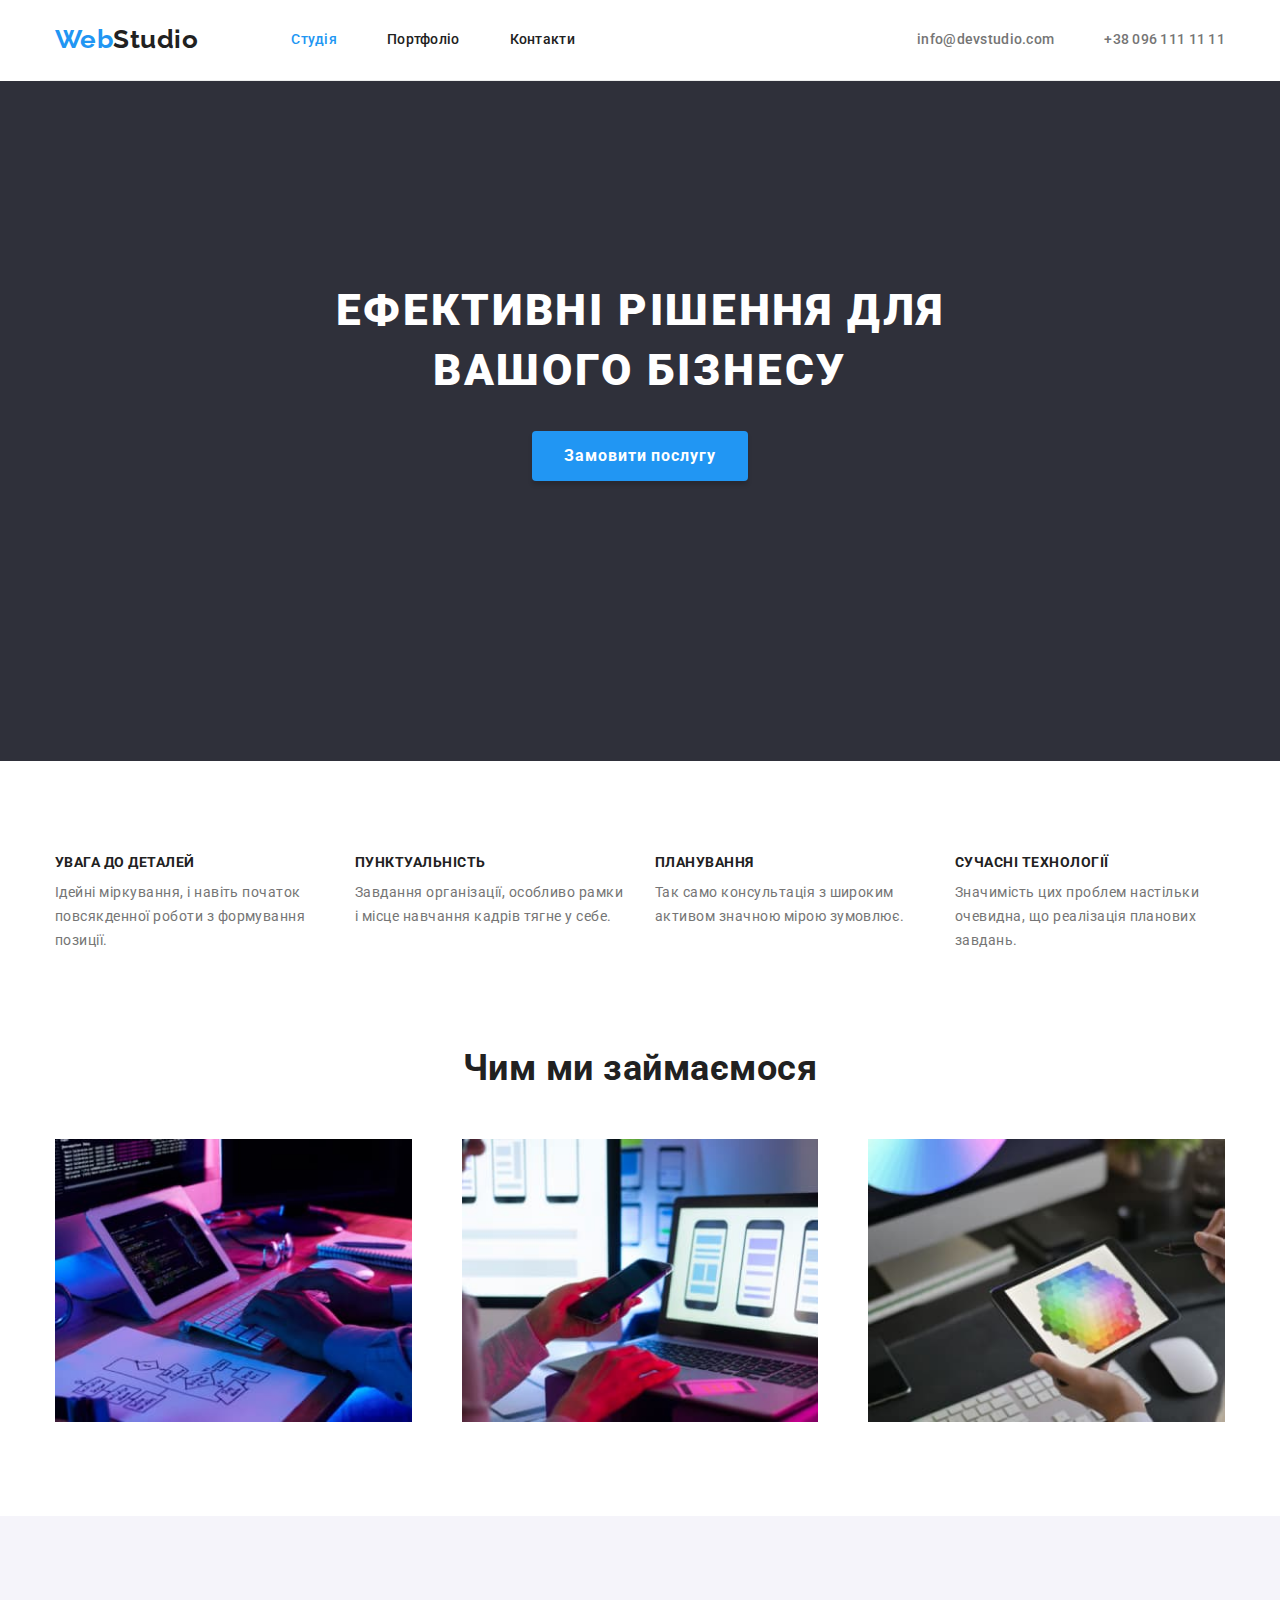
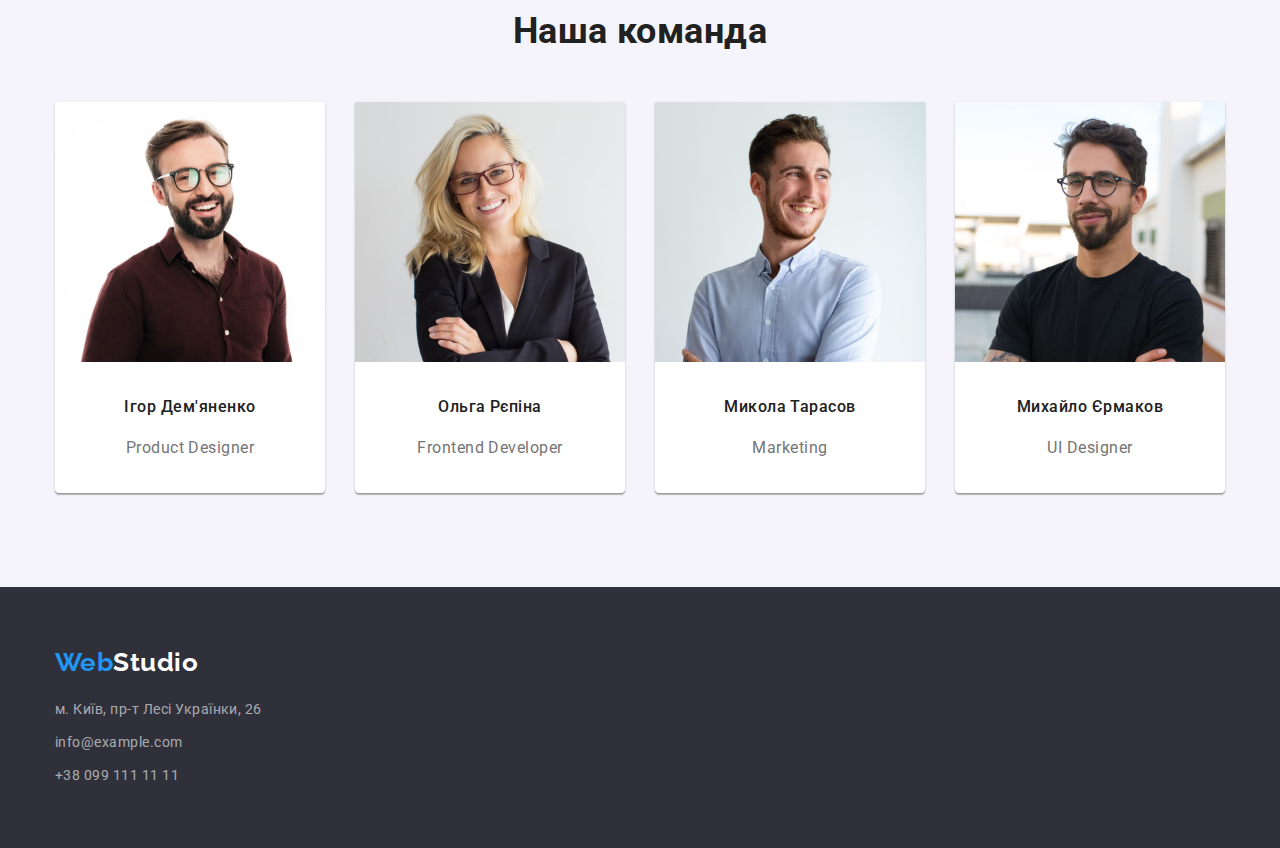
<file: index.html>
<!DOCTYPE html>
<html lang="uk">
<head>
    <meta charset="UTF-8">
    <meta http-equiv="X-UA-Compatible" content="IE=edge">
    <meta name="viewport" content="width=device-width, initial-scale=1.0">
    <title>Web-studio (Version 2.1)</title>
    <link rel="preconnect" href="https://fonts.googleapis.com">
    <link rel="preconnect" href="https://fonts.gstatic.com" crossorigin>
    <link href="https://fonts.googleapis.com/css2?family=Raleway:wght@700&family=Roboto:wght@400;500;700;900&display=swap" rel="stylesheet">
    <link rel="stylesheet" href="https://cdn.jsdelivr.net/npm/modern-normalize@1.1.0/modern-normalize.min.css">
    <link rel="stylesheet" href="./css/styles.css">
</head>
<body>
    <header>
        <div class="container main-nav">
            <nav class="page-nav">
            <a href="./index.html" class="logo-link logo-header" lang="en">
                <span class="logo-span">Web</span>Studio
            </a>
            <ul class="site-nav list">
                <li class="list-link"> <a href="./index.html" class="link current">Студія</a> </li>
                <li class="list-link"> <a href="./portfolio.html" class="link">Портфоліо</a> </li>
                <li class="list-link"> <a href="#" class="link">Контакти</a> </li>
            </ul>
            </nav>
            <ul class="site-nav list">
                <li class="list-link"><a href="mailo:info@devstudio.com" class="link list-nav">info@devstudio.com</a></li>
                <li class="list-link"><a href="tel:+380961111111" class="link list-nav"> +38 096 111 11 11</a></li>
            </ul>
        </div>
     
    </header>
    <main>
        <section class="hero">
        <div class="container">    
            <h1 class="title">Ефективні рішення для вашого бізнесу</h1>
            <button type="button" class="title-button">Замовити послугу</button>
        </div>    
        </section>
        <!-- Особливості (заголовок відсутній на макеті,схований в css -селектор .visually-hidden) -->
        <section class="section">
            <div class="container">
            <h2 class="section-title visually-hidden">Особливості</h2>
            <ul class="list list-do">
                <li class="list-feature"> 
                    <h3 class="list-title">Увага до деталей</h3>
                    <p class="list-text">
                        Ідейні міркування, і навіть початок повсякденної роботи з формування позиції.
                    </p>
                </li>
                <li class="list-feature">
                    <h3 class="list-title">Пунктуальність</h3>
                    <p class="list-text">
                        Завдання організації, особливо рамки і місце навчання кадрів тягне у себе.
                    </p>
                </li>
                <li class="list-feature">
                    <h3 class="list-title">Планування</h3>
                    <p class="list-text">
                        Так само консультація з широким активом значною мірою зумовлює.
                    </p>
                </li>
                <li class="list-feature">
                    <h3 class="list-title">Сучасні технології</h3>
                    <p class="list-text">
                        Значимість цих проблем настільки очевидна, що реалізація планових завдань.
                    </p>
                </li>
            </ul>
            </div>
        </section>
        <!-- Чим займаємося -->
        <section class="section section-do">
            <div class="container">
            <h2 class="section-title">Чим ми займаємося</h2>
            <ul class="list list-do">
                <li class="list-photo">
                    <img src="./images/imgbox1.jpg" alt="компьютер з кодом на єкрані" width="370">
                </li>
                <li class="list-photo">
                    <img src="./images/box2.jpg" alt="телефон і ноутбук" width="370">
                </li>
                <li class="list-photo">
                    <img src="./images/box3.jpg" alt="планшет" width="370">
                </li>
            </ul>
            </div>
        </section>
        <!-- Наша команда -->
        <section class="section section-team">
            <div class="container">
            <h2 class="section-title">Наша команда</h2>
            <ul class="list list-do">
                <li class="list-team">
                        <img src="./images/demjanenko.jpg" alt="Фото дизайнера продукту" width="270">
                        <div class="list-name">
                            <h3 class="list-title-team">Ігор Дем'яненко</h3>
                             <p class="list-text-team" lang="en">Product Designer</p>
                        </div>
                </li>
                <li class="list-team">
                        <img src="./images/repina.jpg" alt="Фото фронтенд розробника" width="270">
                        <div class="list-name">
                            <h3 class="list-title-team">Ольга Рєпіна</h3>
                            <p class="list-text-team" lang="en">Frontend Developer</p>
                        </div>
                </li>
                <li class="list-team">
                        <img src="./images/tarasov.jpg" alt="Фото маркетолога" width="270">
                        <div class="list-name">
                            <h3 class="list-title-team">Микола Тарасов</h3>
                            <p class="list-text-team" lang="en">Marketing</p>
                        </div>
                </li>
                <li class="list-team">
                        <img src="./images/ermakov.jpg" alt="Фото дизайнера УІ" width="270">
                        <div class="list-name">
                            <h3 class="list-title-team">Михайло Єрмаков</h3>
                            <p class="list-text-team" lang="en">UI Designer</p>
                        </div>
                </li>
            </ul>
            </div>
        </section>
    </main>
    <footer class="footer">
        <div class="container">
        <a href="./index.html" class="logo-link logo-footer" lang="en">
            <span class="logo-text"><span class="logo-span">Web</span>Studio</span>
        </a>
        <address>
            <ul class="list">
                <li class="list-link-footer">
                    <a href="https://goo.gl/maps/eBPXnMXbjHiN4jMv5" target="_blank" rel="noopener noreferrer nofollow" class="link-address mail-address">
                    м. Київ, пр-т Лесі Українки, 26</a>
                    
                </li>
                <li class="list-link-footer">
                    <a href="mailto:info@example.com" class="link-address link-address-active">info@example.com</a> 
                </li>
                <li class="list-link-footer">
                    <a href="tel:+380991111111" class="link-address link-address-active">+38 099 111 11 11</a>
                </li>
            </ul>                                                    
        </address>
        </div>
    </footer>
</body>
</html>
</file>
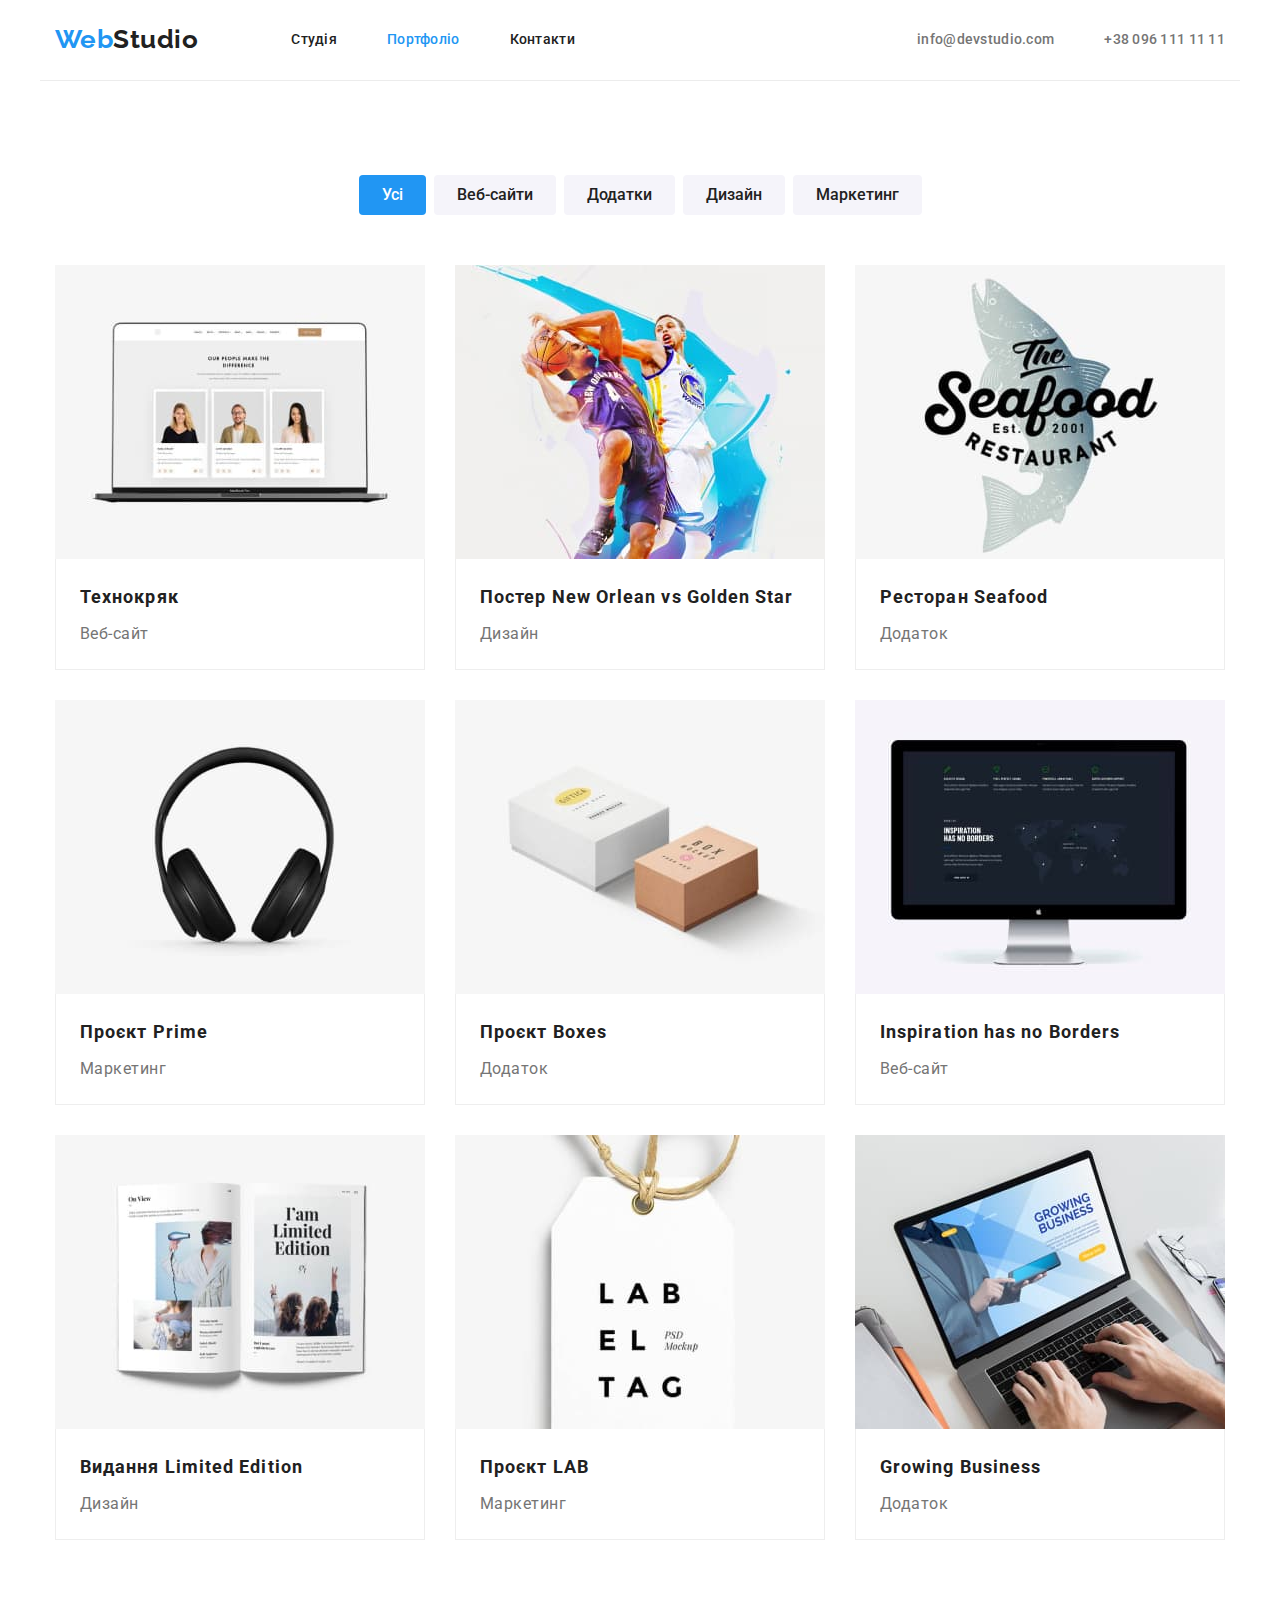
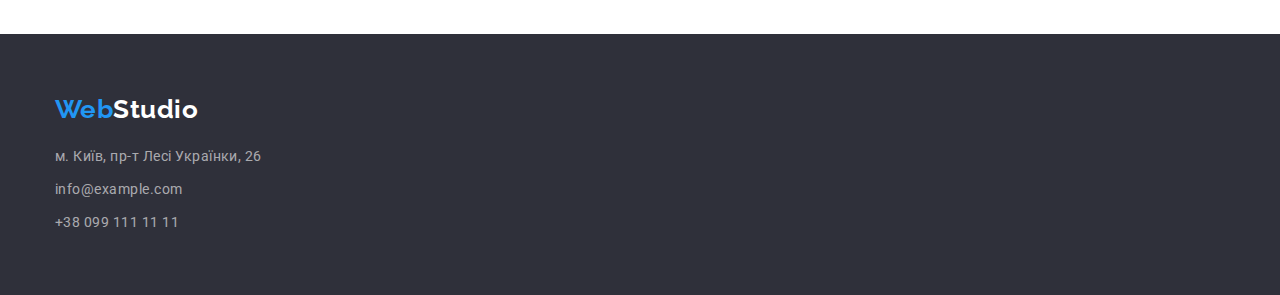
<file: portfolio.html>
<!DOCTYPE html>
<html lang="uk">
<head>
    <meta charset="UTF-8">
    <meta http-equiv="X-UA-Compatible" content="IE=edge">
    <meta name="viewport" content="width=device-width, initial-scale=1.0">
    <title>Portfolio</title>
    <link rel="preconnect" href="https://fonts.googleapis.com">
    <link rel="preconnect" href="https://fonts.gstatic.com" crossorigin>
    <link href="https://fonts.googleapis.com/css2?family=Raleway:wght@700&family=Roboto:wght@400;500;700;900&display=swap" rel="stylesheet">
    <link rel="stylesheet" href="https://cdn.jsdelivr.net/npm/modern-normalize@1.1.0/modern-normalize.min.css">
    <link rel="stylesheet" href="./css/styles.css">
</head>
<body>
    <header>
        <div class="container main-nav">
        <nav class="page-nav">
            <a href="./index.html" class="logo-link logo-header" lang="en">
                <span class="logo-span">Web</span>Studio
            </a>
            <ul class="site-nav list">
                <li class="list-link"> <a href="./index.html" class="link">Студія</a> </li>
                <li class="list-link"> <a href="#" class="link current">Портфоліо</a> </li>
                <li class="list-link"> <a href="#" class="link">Контакти</a> </li>
            </ul>
        </nav>
        <ul class="site-nav list">
            <li class="list-link"><a href="mailo:info@devstudio.com" class="link list-nav">info@devstudio.com</a></li>
            <li class="list-link"><a href="tel:+380961111111" class="link list-nav"> +38 096 111 11 11</a></li>
        </ul>
        </div>      
    </header>

    <main>
        <section class="section">
            <div class="container">
           <h1 class="visually-hidden">Наші роботи</h1> 
           <ul class="list list-btn">
            <li class="list-btn-filter"><button type="button" class="button primary">Усі</button></li>
            <li class="list-btn-filter"><button type="button" class="button">Веб-сайти</button></li>
            <li class="list-btn-filter"><button type="button" class="button">Додатки</button></li>  
            <li class="list-btn-filter"><button type="button" class="button">Дизайн</button></li>  
            <li class="list-btn-filter"><button type="button" class="button">Маркетинг</button></li>
           </ul>
           <ul class="list case-cards">
            <li class="card">
                    <img src="./images/web1.jpg" alt="фото веб-сайту" width="370">
                    <div class="card-sign">
                        <h2 class="list-works">Технокряк</h2>
                        <p class="list-text-work">Веб-сайт</p>
                    </div>                    
            </li>
              <li class="card">
                    <img src="./images/design1.jpg" alt="постер" width="370">
                    <div class="card-sign">
                        <h2 class="list-works">Постер New Orlean vs Golden Star</h2>
                        <p class="list-text-work">Дизайн</p>
                    </div>
            </li>
              <li class="card">
                    <img src="./images/addition1.jpg" alt="фото додатку ресторану" width="370">
                    <div class="card-sign">
                        <h2 class="list-works">Ресторан Seafood</h2>
                        <p class="list-text-work">Додаток</p>
                    </div>                    
            </li>
              <li class="card">
                    <img src="./images/marketing1.jpg" alt="навушники" width="370">
                    <div class="card-sign">
                        <h2 class="list-works">Проєкт Prime</h2>
                        <p class="list-text-work">Маркетинг</p>
                    </div>                    
            </li>
              <li class="card">
                    <img src="./images/addition2.jpg" alt="фото додатку" width="370">
                    <div class="card-sign">
                        <h2 class="list-works">Проєкт Boxes</h2>
                        <p class="list-text-work">Додаток</p>
                    </div>                    
            </li>
              <li class="card">
                    <img src="./images/web2.jpg" alt="монитор компьютера" width="370">
                    <div class="card-sign">
                        <h2 class="list-works">Inspiration has no Borders</h2>
                        <p class="list-text-work">Веб-сайт</p>
                    </div>                    
            </li>
              <li class="card">
                    <img src="./images/design2.jpg" alt="розгорнута книга" width="370">
                    <div class="card-sign">
                        <h2 class="list-works">Видання Limited Edition</h2>
                        <p class="list-text-work">Дизайн</p>
                    </div>                    
            </li>
              <li class="card">
                    <img src="./images/marketing2.jpg" alt="етикетка" width="370">
                    <div class="card-sign">
                        <h2 class="list-works">Проєкт LAB</h2>
                        <p class="list-text-work">Маркетинг</p>
                    </div>                    
            </li>
              <li class="card">
                    <img src="./images/addition3.jpg" alt="ноутбук" width="370">
                    <div class="card-sign">
                        <h2 class="list-works">Growing Business</h2>
                        <p class="list-text-work">Додаток</p>
                    </div>                    
            </li>
           </ul>
           </div>
        </section>
    </main>
    <footer class="footer">
        <div class="container">
            <a href="./index.html" class="logo-link logo-footer" lang="en">
                <span class="logo-text"><span class="logo-span">Web</span>Studio</span>
            </a>
            <address>
                <ul class="list">
                    <li class="list-link-footer">
                        <a href="https://goo.gl/maps/eBPXnMXbjHiN4jMv5" target="_blank" rel="noopener noreferrer nofollow" class="link-address mail-address">
                        м. Київ, пр-т Лесі Українки, 26</a>
                        
                    </li>
                    <li class="list-link-footer">
                        <a href="mailto:info@example.com" class="link-address link-address-active">info@example.com</a> 
                    </li>
                    <li class="list-link-footer">
                        <a href="tel:+380991111111" class="link-address link-address-active">+38 099 111 11 11</a>
                    </li>
                </ul>                                                    
            </address>
        </div>    
    </footer>
</body>
</file>
<file: css/styles.css>
:root{
  --basic-text-color:#757575;
  --title-text-color:#212121;
  --secondary-text-color:#FFFFFF;
  --accent-color:#2196F3;
  --primary-bg-color:#FFFFFF;
  --basic-background-color:#F5F5F5;
  --secondary-background-color:#F5F4FA;
  --accent-background-color:#2F303A;
  --active-bg-color:#188CEB;

  
}

  body{
    font-family: 'Roboto', sans-serif;
    letter-spacing: 0.03em;
    color: var(--basic-text-color);
    background:var(--primary-bg-color);
  }

  h1,
  h2,
  h3,
  p,
  ul{
    margin-top: 0;
    margin-bottom: 0;
  }

  ul{
    padding: 0;
  }

  img {
    display: block;
    max-width: 100%;
    height: auto;
}

 .container{
  width: 1200px;
  padding-right: 15px;
  padding-left: 15px;
  margin-right: auto;
  margin-left: auto;
}

.section{
  padding-top: 94px;
  padding-bottom: 94px;
}

  .list{
    list-style: none;

  }

/* Стилі заголовка  */

  .logo-header{
    padding-top: 24px;
    padding-bottom: 25px;
    margin-right: 93px;
    color: var(--title-text-color); 
  }

  .logo-link{  
    display: inline-block;
    font-family: 'Raleway',sans-serif;
    font-weight: 700;
    font-size: 26px;
    line-height: 1.2;
    text-decoration: none;
  } 

  .logo-span{
    color: var(--accent-color);
  }
  .main-nav{
    display: flex;
    justify-content: space-between;
    align-items: center;
    border-bottom: 1px solid #ECECEC;;
    
  }

  .page-nav{
    display: flex;
  }

  .site-nav{
    display: flex;
    align-items: center;
  }
  
   .site-nav>.list-link:not(:last-child){
    margin-right: 50px;
  }

   .site-nav .link{
    display: inline-block;
    padding-top: 32px;
    padding-bottom: 32px;
    font-weight: 500;
    font-size: 14px;
    line-height: 1.14;
    letter-spacing: 0.02em;
    color: var(--title-text-color); 
    text-decoration: none;
  } 

  .site-nav .list-nav{
    color: var(--basic-text-color); 
  }

  .site-nav .link:hover,
  .site-nav .link:focus
  {
    color: var(--accent-color);
  }

  .site-nav .link.current{
    color: var(--accent-color);
  }

  /* Стилі секцій */
  .hero{
    padding-top: 200px;
    padding-bottom: 280px;
    background-color: var(--accent-background-color);
  } 

  .title{   
    width: 696px;
    margin-right: auto;
    margin-left: auto;
    margin-bottom: 30px;

    font-weight: 900;
    font-size: 44px;
    line-height: 1.36;
    text-align: center;
    letter-spacing: 0.06em;
    text-transform: uppercase;
    color: var(--secondary-text-color);
  }

  .title-button{
    display: flex;
    justify-content: center;
    align-items: center;
    width: 216px;
    height: 50px;
    margin-right: auto;
    margin-left: auto;
    border: 0;

    font-family: inherit;
    font-weight: 700;
    font-size: 16px;
    line-height: 1.9;
    
    text-align: center;
    letter-spacing: 0.06em;
    color: var(--secondary-text-color);
    background: var(--accent-color);
    box-shadow: 0px 4px 4px rgba(0, 0, 0, 0.15);
    border-radius: 4px;
    cursor: pointer; 
  }

  .title-button:hover,
  .title-button:focus{
   background: var(--active-bg-color); 
  }

  /* Секція Особливості */
  .visually-hidden {
    position: absolute;
    white-space: nowrap;
    width: 1px;
    height: 1px;
    overflow: hidden;
    border: 0;
    padding: 0;
    clip: rect(0 0 0 0);
    clip-path: inset(50%);
    margin: -1px;
  }

  .list-do{
    display: flex;
    justify-content: space-between;
  }

  .list-feature:not(:last-child){
    margin-right: 30px;
  }
  .list-feature{
    min-width: 270px;
}
 .list-title{
    margin-bottom: 10px;
    font-weight: 700;
    font-size: 14px;
    line-height: 1.14;
    text-transform: uppercase;
    color: var(--title-text-color);
}

.list-text{
  font-size: 14px;
  line-height: 1.71;
}

/* Секція Чим займаємося */
.section-do{
  padding-top: 0;
}
 .section-title{
  margin-bottom: 50px;
  font-weight: 700;
  font-size: 36px;
  line-height: 1.17;
  text-align: center;
  color: var(--title-text-color);
}

.list-photo:not(:last-child){
  margin-right: 50px;
  max-width: 370px;
  }

/* Секція Наша команда */
  .section-team{
  background: var(--secondary-background-color);
  }

  .list-team{
    background:var(--primary-bg-color);
    box-shadow: 0px 1px 3px rgba(0, 0, 0, 0.12), 0px 1px 1px rgba(0, 0, 0, 0.14), 0px 2px 1px rgba(0, 0, 0, 0.2);
    border-radius: 0px 0px 4px 4px;  
  }

  .list-team:not(:last-child){
    margin-right: 30px;
    max-width: 270px;
  }

  .list-name{
    padding: 30px;
  }

 .list-title-team{
    margin-bottom: 10px;
    font-weight: 500;
    font-size: 16px;
    line-height: 1.9;
    text-align: center;
    color: var(--title-text-color);
}

  .list-text-team{
    font-size: 16px;
    line-height: 1.9;
    text-align: center;
  }

  /* Стилі Наші роботи Портфоліо  */
  .list-btn{
    display: flex;
    justify-content: center;
    align-items: center;
    margin-bottom: 50px;
  }

  .list-btn-filter:not(:last-child){
    margin-right: 8px;
  }

  .button{
    padding-top: 6px;
    padding-right: 22px;
    padding-bottom: 6px;
    padding-left: 22px;
    border: 1px solid transparent;
    border-radius: 4px;

    font-family: inherit;
    font-weight: 500;
    font-size: 16px;
    line-height: 1.62;
    text-align: center;
    color: var(--title-text-color) ;
    background: var(--secondary-background-color);
    
    cursor: pointer;
  }

    .button.primary{
    color:var(--secondary-text-color);
    background: var(--accent-color);   
    }
    
    .button:hover,
    .button:focus{
    color:var(--secondary-text-color);
    background: var(--accent-color);
    box-shadow: 0px 3px 1px rgba(0, 0, 0, 0.1), 0px 1px 2px rgba(0, 0, 0, 0.08), 0px 2px 2px rgba(0, 0, 0, 0.12);
    border-radius: 4px;
  } 
  .case-cards{
    display: flex;
    flex-wrap: wrap;
    justify-content: space-between;
    gap:30px;
  }

  .card{
    max-width: 370px;
    flex-basis: calc((100% - 60px)/3);   
  }

  .card-sign{
    padding-right: 24px;
    padding-left: 24px;
    padding-top: 20px;
    padding-bottom: 20px;
    border: 1px solid #EEEEEE;
    border-top: 0;
    background: var(--primary-bg-color);
  }

  .list-works{
    margin-bottom: 4px;
    font-weight: 700;
    font-size: 18px;
    line-height: 2;
    letter-spacing: 0.06em;
    color: var(--title-text-color);
  }

  .list-text-work{
    font-size: 16px;
    line-height: 1.88;
    letter-spacing: 0.03em;
  }

  /* Стилі футера  */

  .footer{
    padding-top: 60px;
    padding-bottom: 60px;
    background-color: var(--accent-background-color);
  }

  .logo-footer{
    margin-bottom: 20px;
  }

  .logo-link>.logo-text,
  .mail-address
  {
    color: var(--secondary-text-color);
  } 

  .link-address{
    display:inline-block;
    font-style: normal;
    font-size: 14px;
    line-height: 1.71;
    color: rgba(255 255 255 / .6);
    text-decoration: none;
  }

   .list-link-footer:not(:last-child){
    margin-bottom: 9px;
  }

  .link-address-active:hover,
  .link-address-active:focus{
    color: var(--accent-color);
}
</file>
